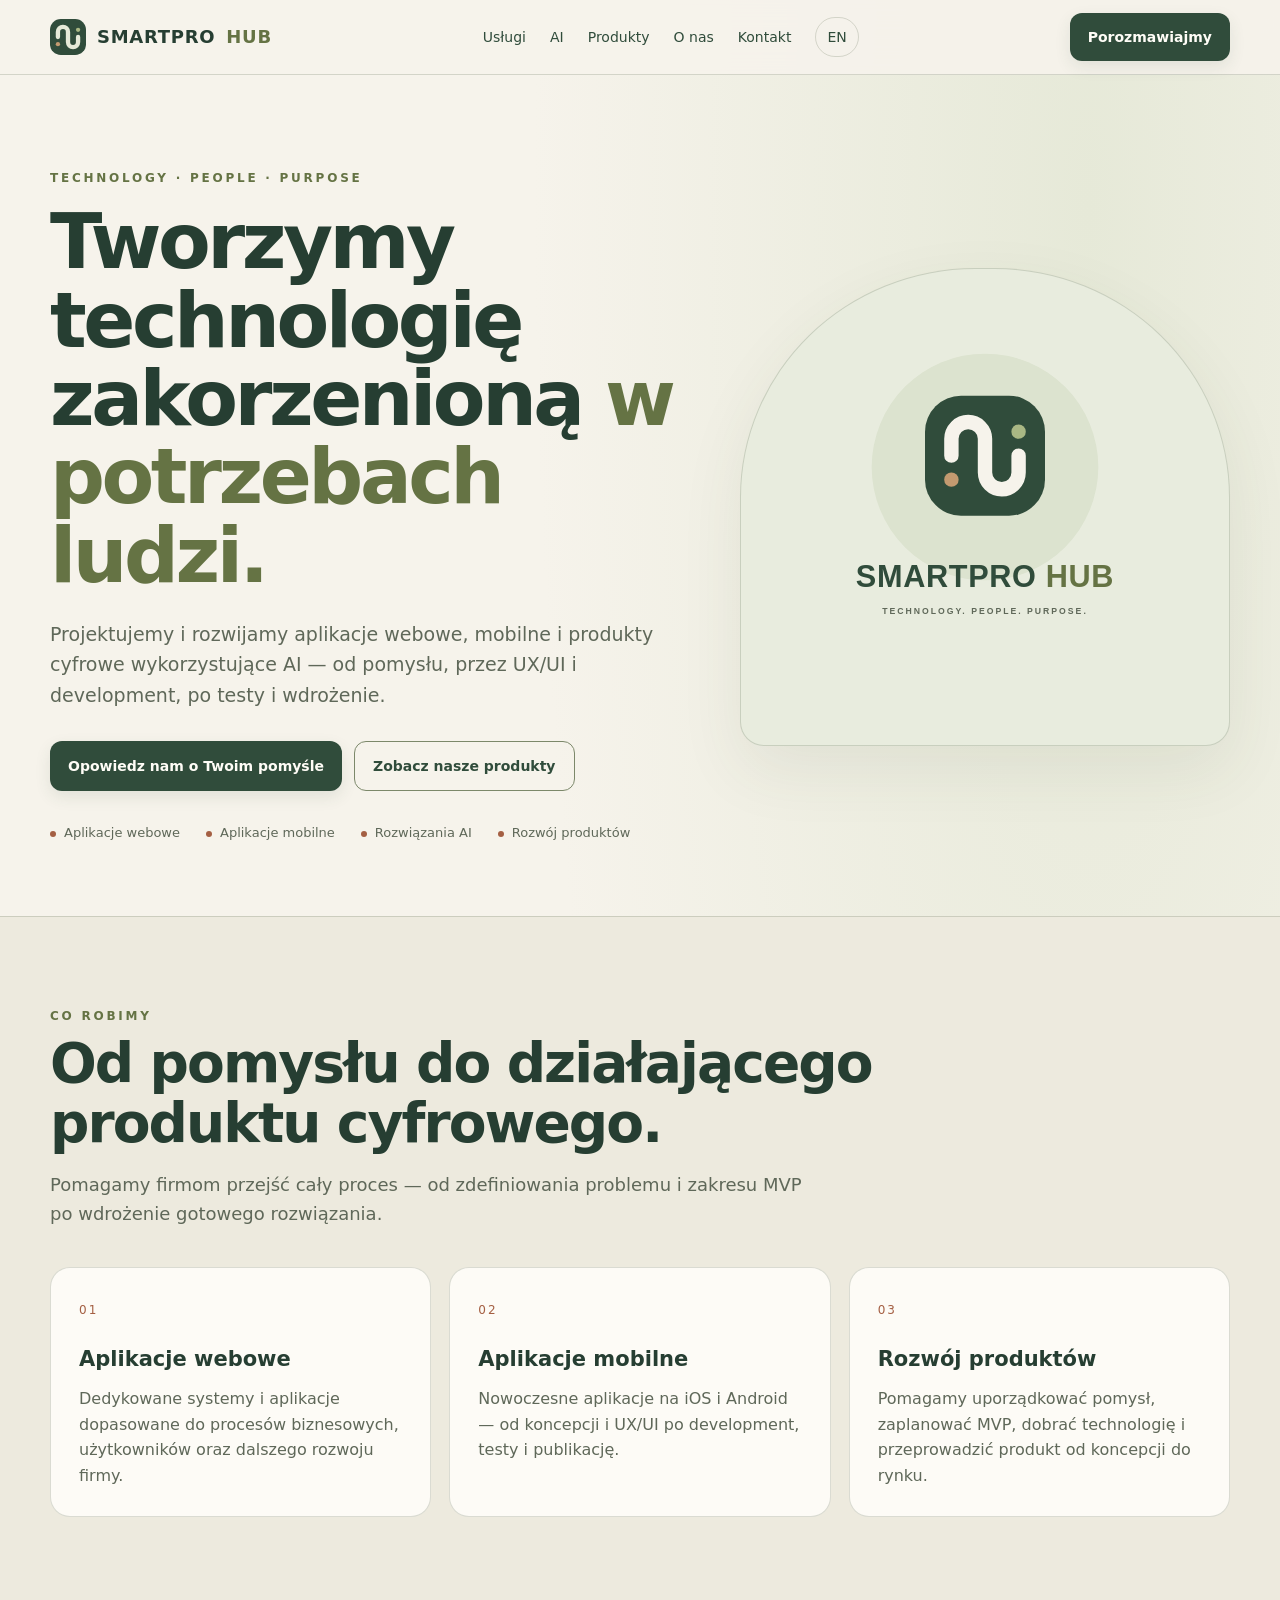
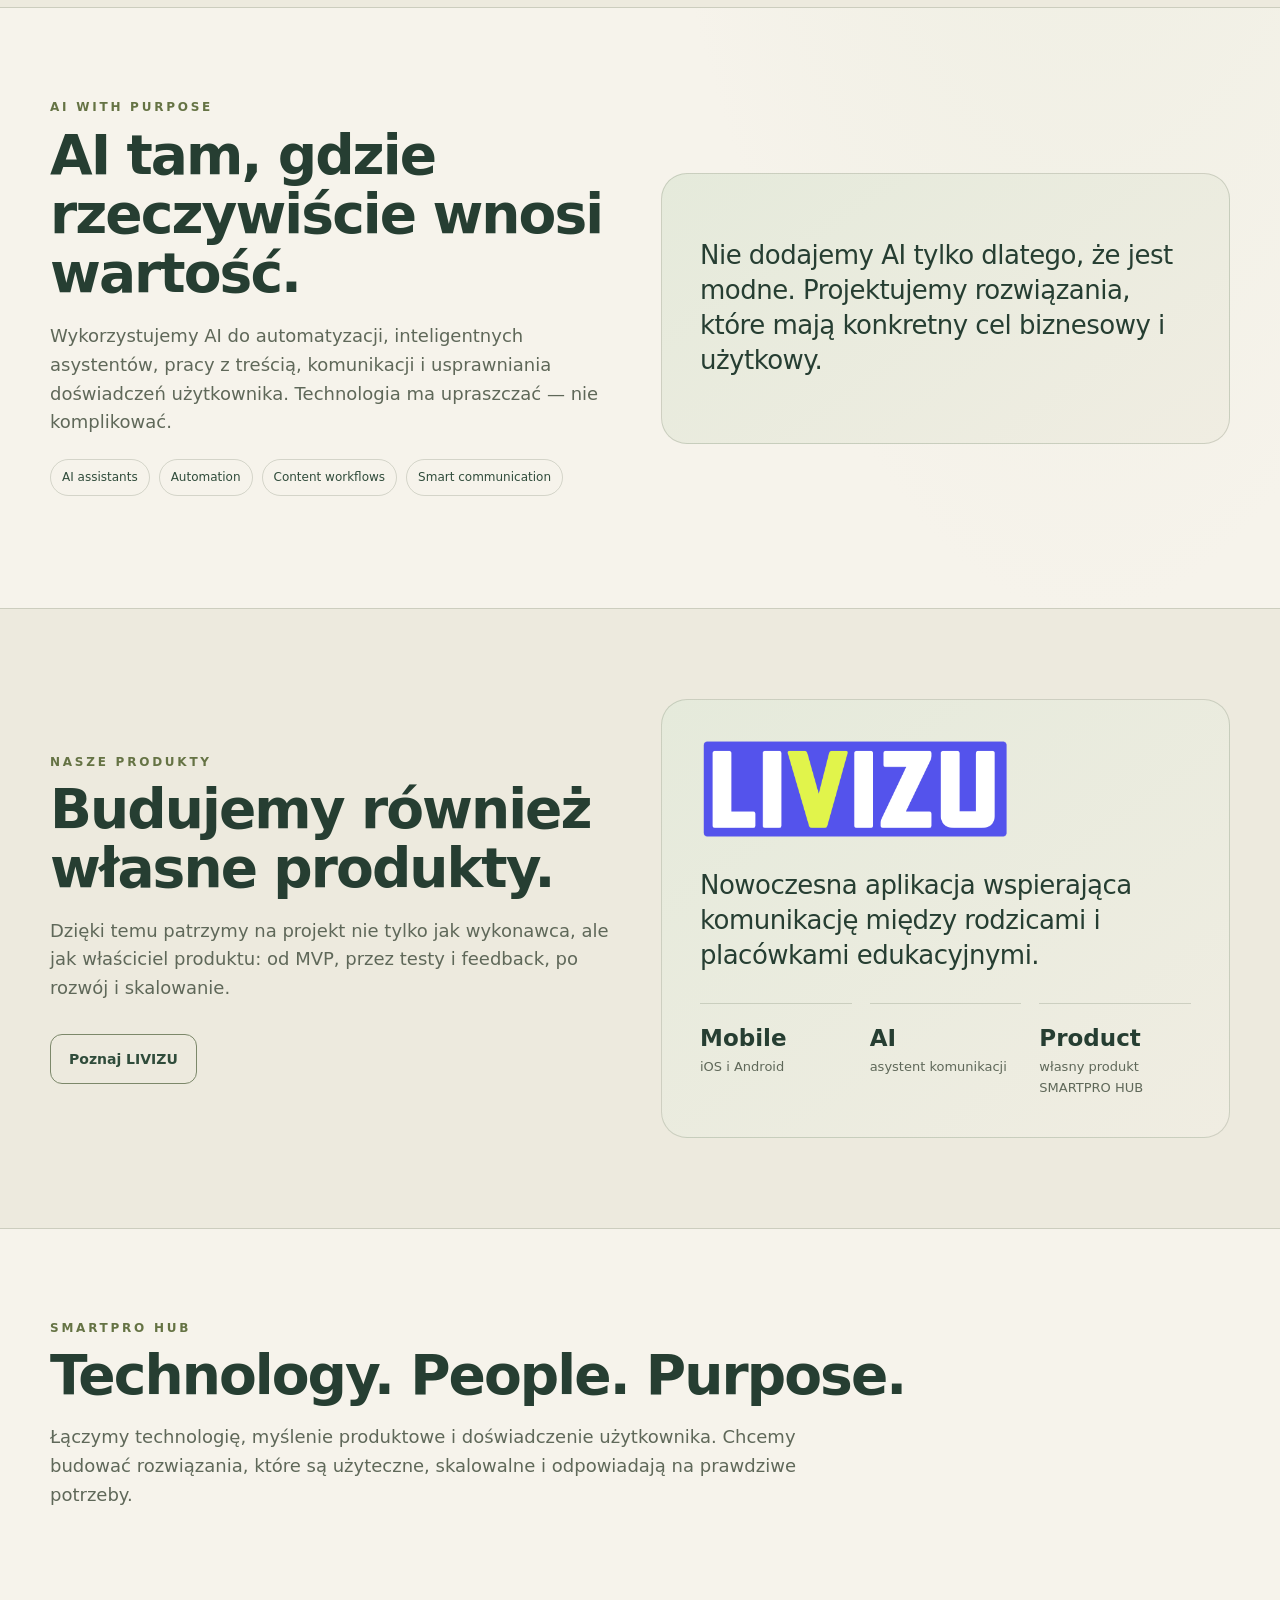
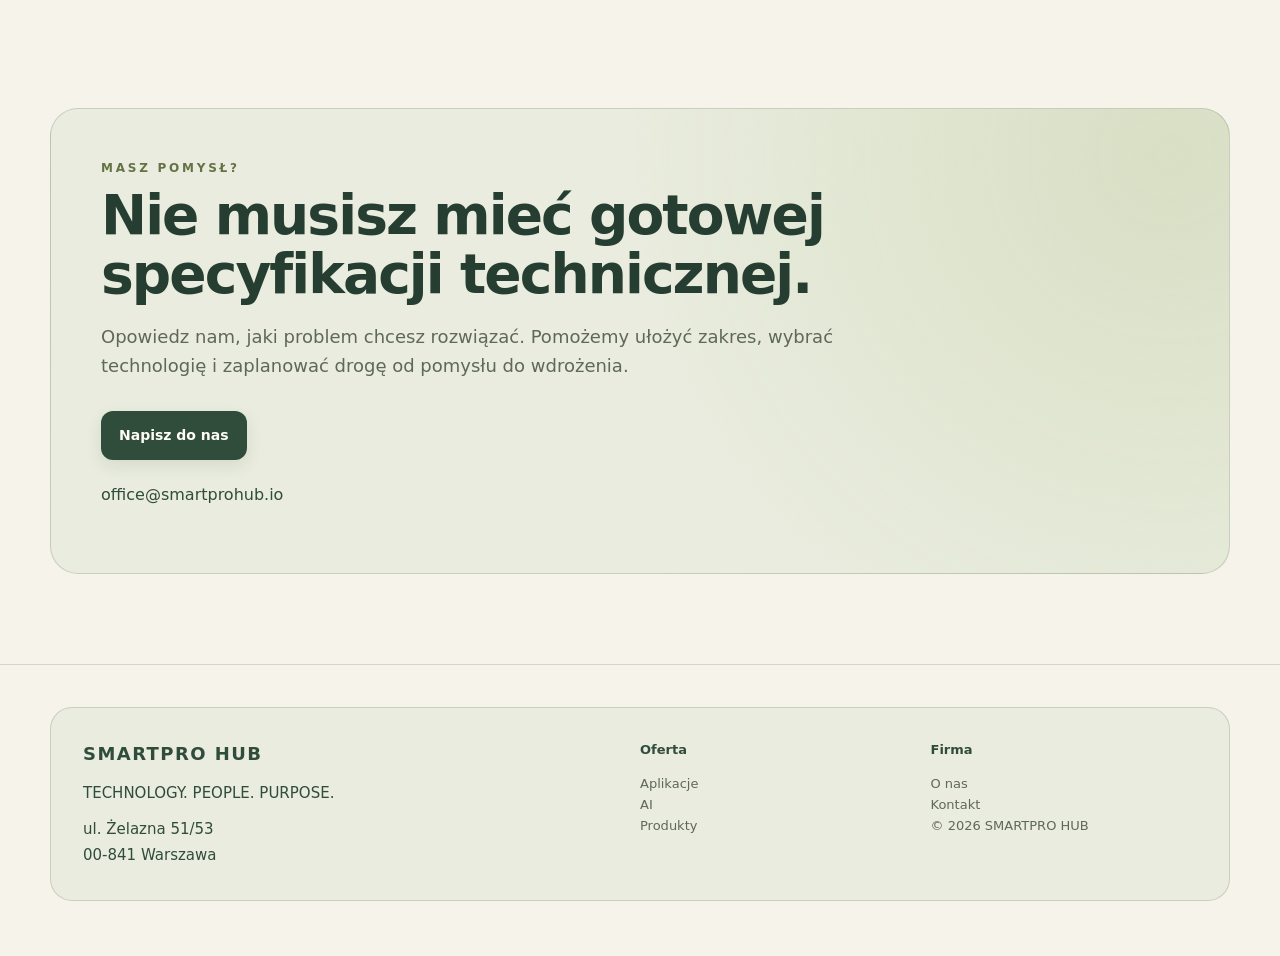
<file: index.html>
<!doctype html><html lang="pl"><head><meta charset="utf-8"><meta name="viewport" content="width=device-width,initial-scale=1"><title>SMARTPRO HUB | Aplikacje mobilne i webowe</title><meta name="description" content="SMARTPRO HUB projektuje i tworzy aplikacje webowe i mobilne oraz rozwiązania AI dla firm. Od pomysłu i UX/UI po development, testy i wdrożenie."><meta name="robots" content="index,follow,max-image-preview:large"><link rel="canonical" href="https://smartprohub.io/"><link rel="alternate" hreflang="pl" href="https://smartprohub.io/"><link rel="alternate" hreflang="en" href="https://smartprohub.io/en/"><link rel="alternate" hreflang="x-default" href="https://smartprohub.io/"><meta property="og:type" content="website"><meta property="og:title" content="SMARTPRO HUB | Aplikacje mobilne i webowe"><meta property="og:description" content="Tworzymy aplikacje webowe, mobilne i produkty cyfrowe wykorzystujące AI."><meta property="og:url" content="https://smartprohub.io/"><meta property="og:image" content="https://smartprohub.io/assets/smartprohub-logo.svg"><meta name="twitter:card" content="summary_large_image"><meta name="theme-color" content="#304c3b"><link rel="icon" href="/assets/favicon-96x96.png" type="image/png" sizes="96x96"><link rel="icon" href="/favicon.ico" sizes="48x48"><link rel="apple-touch-icon" href="/assets/apple-touch-icon.png" sizes="180x180"><link rel="stylesheet" href="/assets/style.css"><script type="application/ld+json">{"@context":"https://schema.org","@type":"Organization","name":"SMARTPRO HUB","url":"https://smartprohub.io/","logo":"https://smartprohub.io/assets/smartprohub-logo.svg","description":"Projektowanie i tworzenie aplikacji webowych, mobilnych oraz rozwiązań AI."}</script></head><body>
<header class="nav"><div class="container navin"><a class="brand" href="/"><img class="brand-icon" src="/assets/smartprohub-mark.svg" alt="" width="36" height="36">SMARTPRO <span>HUB</span></a><nav class="menu"><a href="#uslugi">Usługi</a><a href="#ai">AI</a><a href="#produkty">Produkty</a><a href="#onas">O nas</a><a href="#kontakt">Kontakt</a><a class="lang" href="/en/" hreflang="en">EN</a></nav><a class="navcta" href="#kontakt">Porozmawiajmy</a><a class="mobile lang" href="/en/">EN</a></div></header>
<main><section class="hero"><div class="container hero-grid"><div><div class="eyebrow">TECHNOLOGY · PEOPLE · PURPOSE</div><h1>Tworzymy technologię zakorzenioną <span class="gradient">w potrzebach ludzi.</span></h1><p class="lead">Projektujemy i rozwijamy aplikacje webowe, mobilne i produkty cyfrowe wykorzystujące AI — od pomysłu, przez UX/UI i development, po testy i wdrożenie.</p><div class="actions"><a class="btn" href="#kontakt">Opowiedz nam o Twoim pomyśle</a><a class="btn alt" href="#produkty">Zobacz nasze produkty</a></div><div class="trust"><span>Aplikacje webowe</span><span>Aplikacje mobilne</span><span>Rozwiązania AI</span><span>Rozwój produktów</span></div></div><div class="hero-logo"><img src="/assets/smartprohub-logo.svg" alt="SMARTPRO HUB — Technology. People. Purpose." width="600" height="600"></div></div></section>
<section id="uslugi" class="section altbg"><div class="container"><div class="eyebrow">Co robimy</div><h2>Od pomysłu do działającego produktu cyfrowego.</h2><p class="section-intro">Pomagamy firmom przejść cały proces — od zdefiniowania problemu i zakresu MVP po wdrożenie gotowego rozwiązania.</p><div class="cards"><article class="card"><span class="num">01</span><h3>Aplikacje webowe</h3><p>Dedykowane systemy i aplikacje dopasowane do procesów biznesowych, użytkowników oraz dalszego rozwoju firmy.</p></article><article class="card"><span class="num">02</span><h3>Aplikacje mobilne</h3><p>Nowoczesne aplikacje na iOS i Android — od koncepcji i UX/UI po development, testy i publikację.</p></article><article class="card"><span class="num">03</span><h3>Rozwój produktów</h3><p>Pomagamy uporządkować pomysł, zaplanować MVP, dobrać technologię i przeprowadzić produkt od koncepcji do rynku.</p></article></div></div></section>
<section id="ai" class="section"><div class="container two"><div><div class="eyebrow">AI with purpose</div><h2>AI tam, gdzie rzeczywiście wnosi wartość.</h2><p class="section-intro">Wykorzystujemy AI do automatyzacji, inteligentnych asystentów, pracy z treścią, komunikacji i usprawniania doświadczeń użytkownika. Technologia ma upraszczać — nie komplikować.</p><div class="tags"><span class="tag">AI assistants</span><span class="tag">Automation</span><span class="tag">Content workflows</span><span class="tag">Smart communication</span></div></div><div class="productbox"><p class="quote">Nie dodajemy AI tylko dlatego, że jest modne. Projektujemy rozwiązania, które mają konkretny cel biznesowy i użytkowy.</p></div></div></section>
<section id="produkty" class="section altbg"><div class="container two"><div><div class="eyebrow">Nasze produkty</div><h2>Budujemy również własne produkty.</h2><p class="section-intro">Dzięki temu patrzymy na projekt nie tylko jak wykonawca, ale jak właściciel produktu: od MVP, przez testy i feedback, po rozwój i skalowanie.</p><div class="actions"><a class="btn alt" href="https://livizu.pl/" target="_blank" rel="noopener">Poznaj LIVIZU</a></div></div><div class="productbox"><img class="productlogo" src="/assets/livizu-logo.png" alt="LIVIZU"><p class="quote">Nowoczesna aplikacja wspierająca komunikację między rodzicami i placówkami edukacyjnymi.</p><div class="stats"><div class="stat"><b>Mobile</b><span>iOS i Android</span></div><div class="stat"><b>AI</b><span>asystent komunikacji</span></div><div class="stat"><b>Product</b><span>własny produkt SMARTPRO HUB</span></div></div></div></div></section>
<section id="onas" class="section"><div class="container"><div class="eyebrow">SMARTPRO HUB</div><h2>Technology. People. Purpose.</h2><p class="section-intro">Łączymy technologię, myślenie produktowe i doświadczenie użytkownika. Chcemy budować rozwiązania, które są użyteczne, skalowalne i odpowiadają na prawdziwe potrzeby.</p></div></section>
<section id="kontakt" class="section"><div class="container cta"><div class="eyebrow">Masz pomysł?</div><h2>Nie musisz mieć gotowej specyfikacji technicznej.</h2><p class="section-intro">Opowiedz nam, jaki problem chcesz rozwiązać. Pomożemy ułożyć zakres, wybrać technologię i zaplanować drogę od pomysłu do wdrożenia.</p><div class="actions"><a class="btn" href="mailto:office@smartprohub.io?subject=Zapytanie%20o%20projekt">Napisz do nas</a></div><p class="contactline">office@smartprohub.io</p></div></section></main>
<footer class="footer"><div class="container footer-grid"><div class="footer-brand"><strong>SMARTPRO HUB</strong><p>TECHNOLOGY. PEOPLE. PURPOSE.</p><address>ul. Żelazna 51/53<br>00-841 Warszawa</address></div><div><strong>Oferta</strong><p><a href="#uslugi">Aplikacje</a><br><a href="#ai">AI</a><br><a href="#produkty">Produkty</a></p></div><div><strong>Firma</strong><p><a href="#onas">O nas</a><br><a href="#kontakt">Kontakt</a><br>© <span data-year></span> SMARTPRO HUB</p></div></div></footer><script src="/assets/app.js"></script></body></html>
</file>
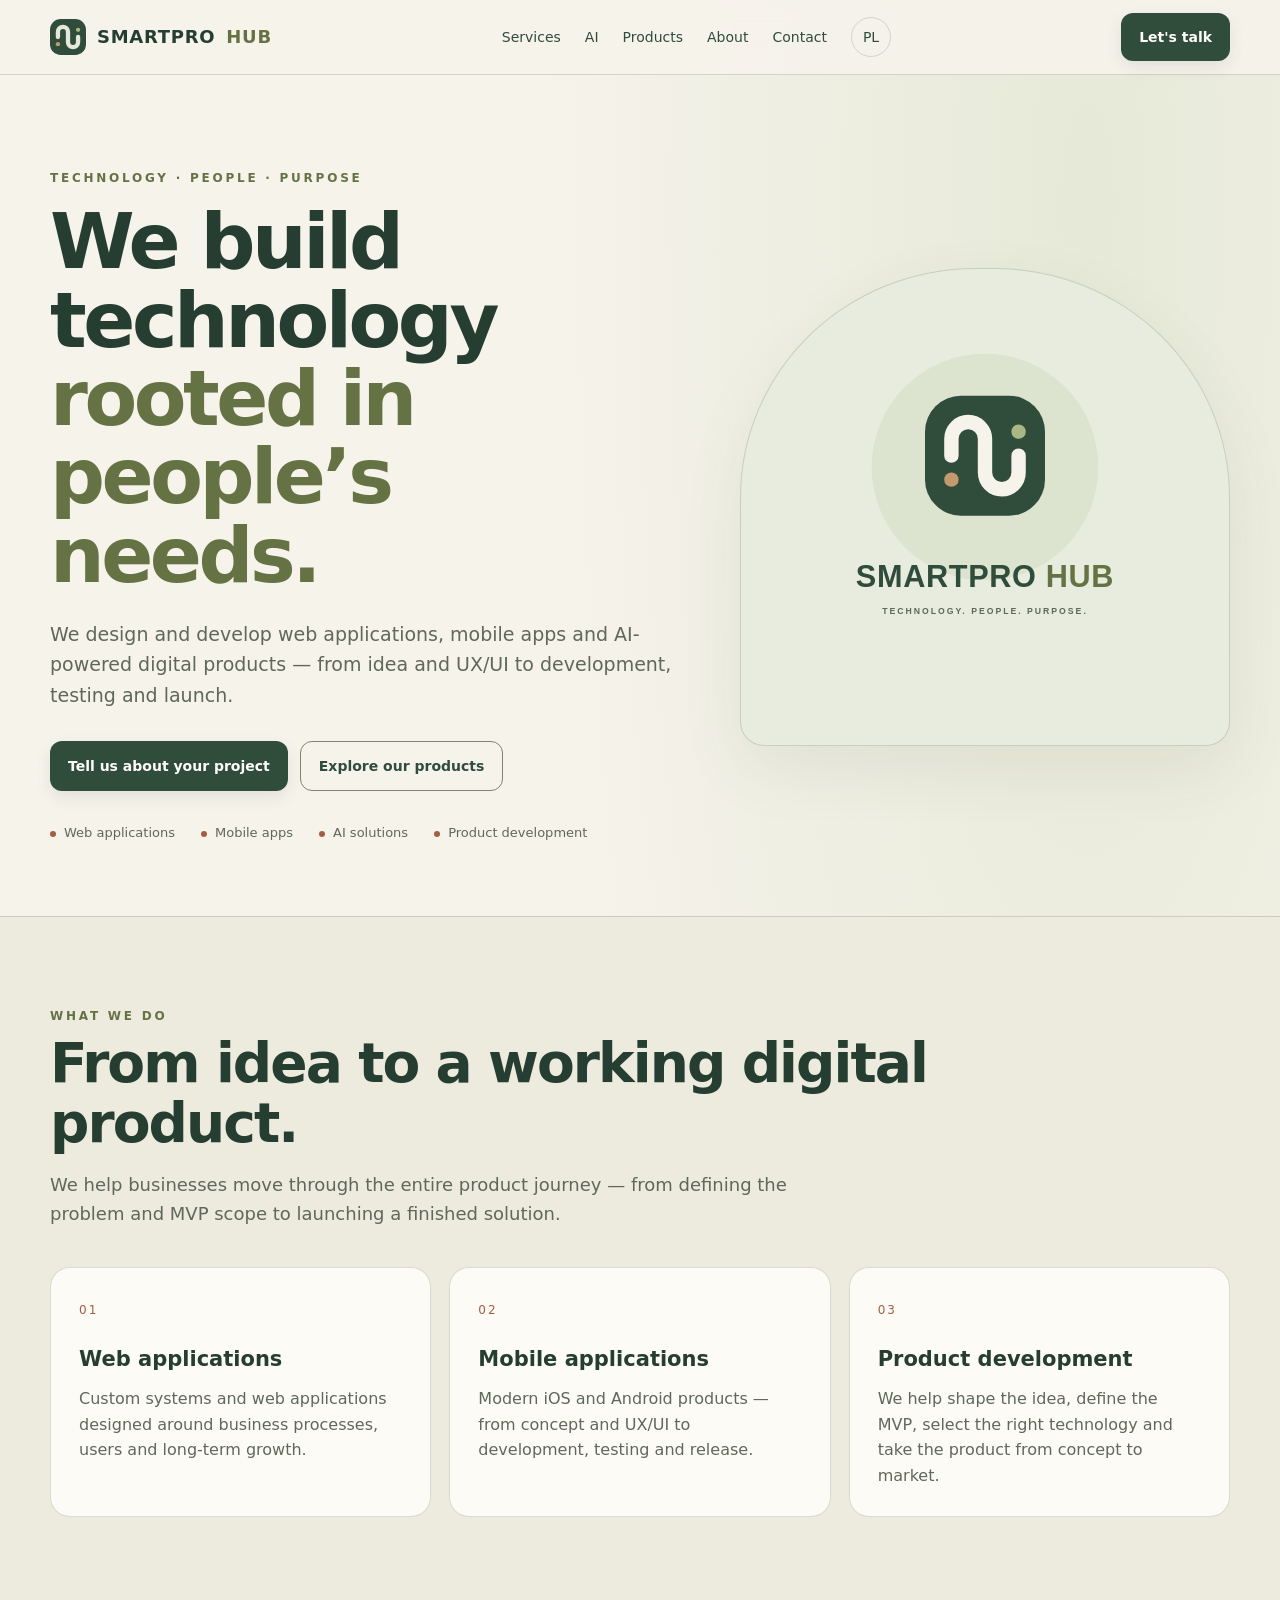
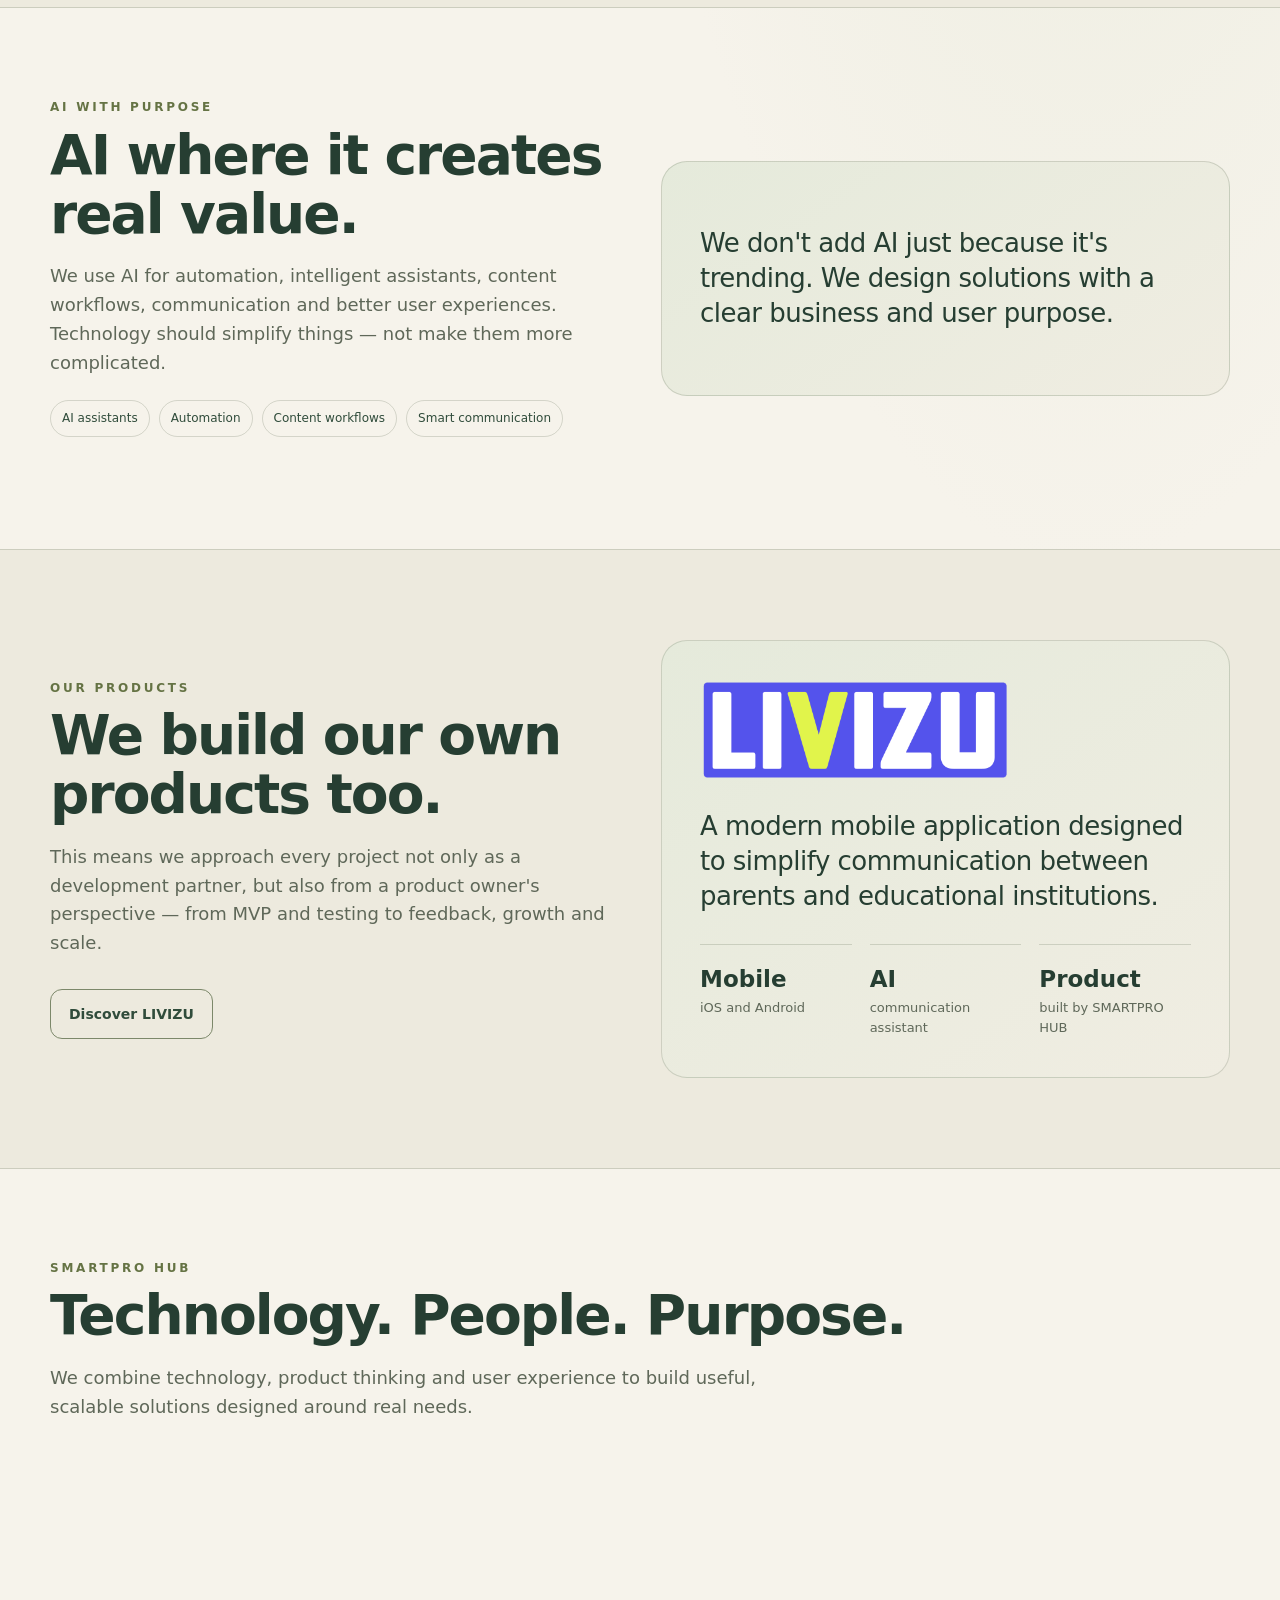
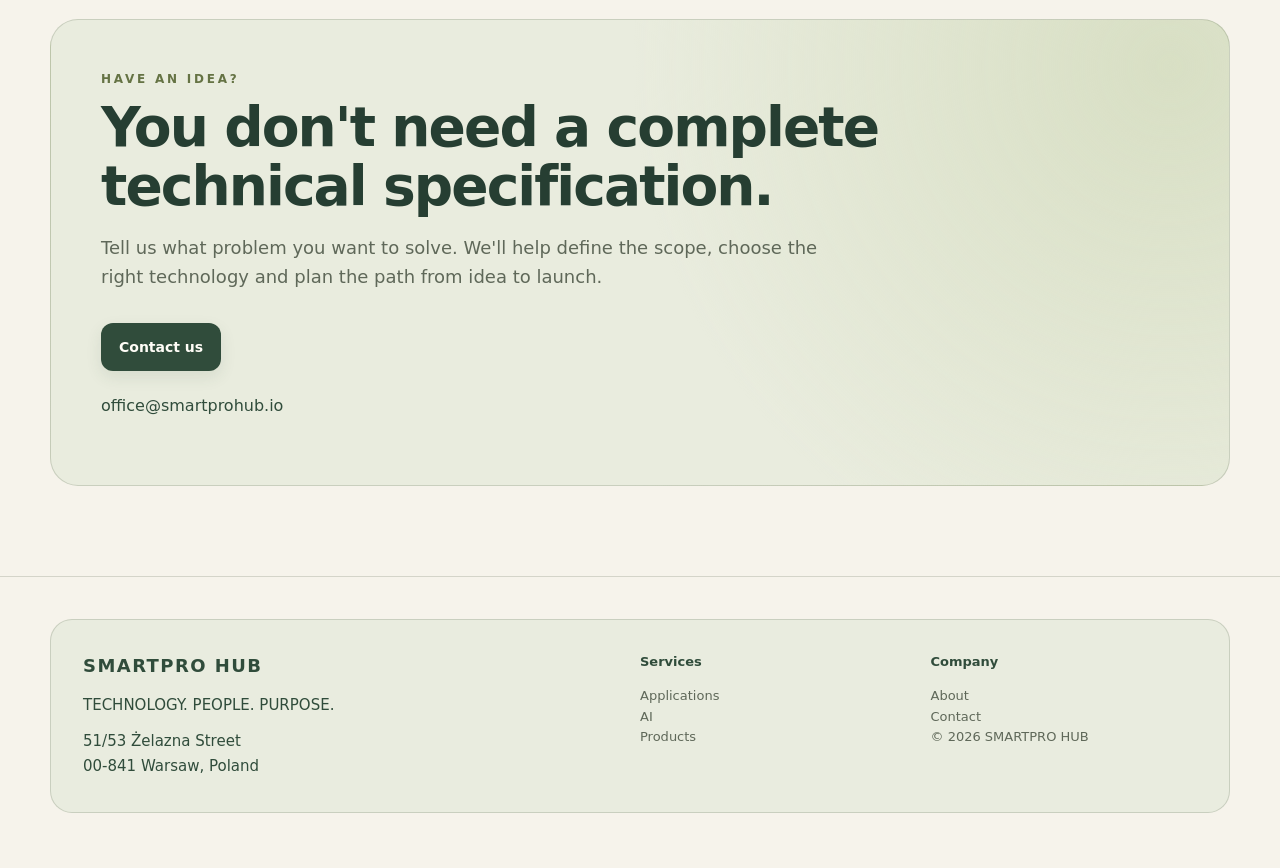
<file: en/index.html>
<!doctype html><html lang="en"><head><meta charset="utf-8"><meta name="viewport" content="width=device-width,initial-scale=1"><title>SMARTPRO HUB | Mobile and Web Applications</title><meta name="description" content="SMARTPRO HUB designs and develops web and mobile applications and AI-powered digital products. From idea and UX/UI to development, testing and launch."><meta name="robots" content="index,follow,max-image-preview:large"><link rel="canonical" href="https://smartprohub.io/en/"><link rel="alternate" hreflang="pl" href="https://smartprohub.io/"><link rel="alternate" hreflang="en" href="https://smartprohub.io/en/"><link rel="alternate" hreflang="x-default" href="https://smartprohub.io/"><meta property="og:type" content="website"><meta property="og:title" content="SMARTPRO HUB | Mobile and Web Applications"><meta property="og:description" content="We build web applications, mobile apps and AI-powered digital products."><meta property="og:url" content="https://smartprohub.io/en/"><meta property="og:image" content="https://smartprohub.io/assets/smartprohub-logo.svg"><meta name="twitter:card" content="summary_large_image"><meta name="theme-color" content="#304c3b"><link rel="icon" href="/assets/favicon-96x96.png" type="image/png" sizes="96x96"><link rel="icon" href="/favicon.ico" sizes="48x48"><link rel="apple-touch-icon" href="/assets/apple-touch-icon.png" sizes="180x180"><link rel="stylesheet" href="/assets/style.css"><script type="application/ld+json">{"@context":"https://schema.org","@type":"Organization","name":"SMARTPRO HUB","url":"https://smartprohub.io/","logo":"https://smartprohub.io/assets/smartprohub-logo.svg","description":"Web and mobile application development and AI-powered digital products."}</script></head><body>
<header class="nav"><div class="container navin"><a class="brand" href="/en/"><img class="brand-icon" src="/assets/smartprohub-mark.svg" alt="" width="36" height="36">SMARTPRO <span>HUB</span></a><nav class="menu"><a href="#services">Services</a><a href="#ai">AI</a><a href="#products">Products</a><a href="#about">About</a><a href="#contact">Contact</a><a class="lang" href="/" hreflang="pl">PL</a></nav><a class="navcta" href="#contact">Let's talk</a><a class="mobile lang" href="/">PL</a></div></header>
<main><section class="hero"><div class="container hero-grid"><div><div class="eyebrow">TECHNOLOGY · PEOPLE · PURPOSE</div><h1>We build technology <span class="gradient">rooted in people’s needs.</span></h1><p class="lead">We design and develop web applications, mobile apps and AI-powered digital products — from idea and UX/UI to development, testing and launch.</p><div class="actions"><a class="btn" href="#contact">Tell us about your project</a><a class="btn alt" href="#products">Explore our products</a></div><div class="trust"><span>Web applications</span><span>Mobile apps</span><span>AI solutions</span><span>Product development</span></div></div><div class="hero-logo"><img src="/assets/smartprohub-logo.svg" alt="SMARTPRO HUB — Technology. People. Purpose." width="600" height="600"></div></div></section>
<section id="services" class="section altbg"><div class="container"><div class="eyebrow">What we do</div><h2>From idea to a working digital product.</h2><p class="section-intro">We help businesses move through the entire product journey — from defining the problem and MVP scope to launching a finished solution.</p><div class="cards"><article class="card"><span class="num">01</span><h3>Web applications</h3><p>Custom systems and web applications designed around business processes, users and long-term growth.</p></article><article class="card"><span class="num">02</span><h3>Mobile applications</h3><p>Modern iOS and Android products — from concept and UX/UI to development, testing and release.</p></article><article class="card"><span class="num">03</span><h3>Product development</h3><p>We help shape the idea, define the MVP, select the right technology and take the product from concept to market.</p></article></div></div></section>
<section id="ai" class="section"><div class="container two"><div><div class="eyebrow">AI with purpose</div><h2>AI where it creates real value.</h2><p class="section-intro">We use AI for automation, intelligent assistants, content workflows, communication and better user experiences. Technology should simplify things — not make them more complicated.</p><div class="tags"><span class="tag">AI assistants</span><span class="tag">Automation</span><span class="tag">Content workflows</span><span class="tag">Smart communication</span></div></div><div class="productbox"><p class="quote">We don't add AI just because it's trending. We design solutions with a clear business and user purpose.</p></div></div></section>
<section id="products" class="section altbg"><div class="container two"><div><div class="eyebrow">Our products</div><h2>We build our own products too.</h2><p class="section-intro">This means we approach every project not only as a development partner, but also from a product owner's perspective — from MVP and testing to feedback, growth and scale.</p><div class="actions"><a class="btn alt" href="https://livizu.pl/" target="_blank" rel="noopener">Discover LIVIZU</a></div></div><div class="productbox"><img class="productlogo" src="/assets/livizu-logo.png" alt="LIVIZU"><p class="quote">A modern mobile application designed to simplify communication between parents and educational institutions.</p><div class="stats"><div class="stat"><b>Mobile</b><span>iOS and Android</span></div><div class="stat"><b>AI</b><span>communication assistant</span></div><div class="stat"><b>Product</b><span>built by SMARTPRO HUB</span></div></div></div></div></section>
<section id="about" class="section"><div class="container"><div class="eyebrow">SMARTPRO HUB</div><h2>Technology. People. Purpose.</h2><p class="section-intro">We combine technology, product thinking and user experience to build useful, scalable solutions designed around real needs.</p></div></section>
<section id="contact" class="section"><div class="container cta"><div class="eyebrow">Have an idea?</div><h2>You don't need a complete technical specification.</h2><p class="section-intro">Tell us what problem you want to solve. We'll help define the scope, choose the right technology and plan the path from idea to launch.</p><div class="actions"><a class="btn" href="mailto:office@smartprohub.io?subject=Project%20inquiry">Contact us</a></div><p class="contactline">office@smartprohub.io</p></div></section></main>
<footer class="footer"><div class="container footer-grid"><div class="footer-brand"><strong>SMARTPRO HUB</strong><p>TECHNOLOGY. PEOPLE. PURPOSE.</p><address>51/53 Żelazna Street<br>00-841 Warsaw, Poland</address></div><div><strong>Services</strong><p><a href="#services">Applications</a><br><a href="#ai">AI</a><br><a href="#products">Products</a></p></div><div><strong>Company</strong><p><a href="#about">About</a><br><a href="#contact">Contact</a><br>© <span data-year></span> SMARTPRO HUB</p></div></div></footer><script src="/assets/app.js"></script></body></html>
</file>
<file: assets/style.css>
:root{--bg:#f6f3eb;--bg2:#edeade;--text:#263e32;--muted:#5f6859;--line:rgba(58,76,46,.18);--olive:#657344;--forest:#304c3b;--clay:#a45f43;--card:#fdfbf6;--max:1180px}
*{box-sizing:border-box}html{scroll-behavior:smooth}body{margin:0;font-family:Inter,ui-sans-serif,system-ui,-apple-system,BlinkMacSystemFont,"Segoe UI",sans-serif;background:radial-gradient(ellipse at 85% 5%,#e6e9d8 0,transparent 36%),var(--bg);color:var(--text);line-height:1.6}a{color:inherit;text-decoration:none}img{max-width:100%;display:block}.container{width:min(calc(100% - 40px),var(--max));margin:auto}.nav{position:sticky;top:0;z-index:50;background:rgba(246,243,235,.94);backdrop-filter:blur(15px);border-bottom:1px solid var(--line)}.navin{height:74px;display:flex;align-items:center;justify-content:space-between;gap:24px}.brand{display:flex;align-items:center;gap:11px;font-weight:800;letter-spacing:.04em;font-size:18px;white-space:nowrap}.brand-icon{width:36px;height:36px;flex-shrink:0}.brand span{color:var(--olive)}.menu{display:flex;gap:24px;align-items:center;font-size:14px;color:var(--forest)}.menu a:hover{color:var(--clay)}.lang{border:1px solid var(--line);padding:8px 11px;border-radius:999px}.navcta,.btn{display:inline-flex;align-items:center;justify-content:center;padding:13px 18px;border-radius:12px;font-weight:800;font-size:14px;background:var(--forest);color:#fffdf7;box-shadow:0 6px 16px rgba(48,76,59,.10)}.btn.alt{background:transparent;color:var(--forest);border:1px solid #7c886a;box-shadow:none}.btn:hover,.navcta:hover{background:#445d3c;color:#fffdf7}.btn.alt:hover{background:#e6e9da;color:var(--forest)}.hero{padding:94px 0 72px;min-height:78vh;display:flex;align-items:center}.hero-grid{display:grid;grid-template-columns:1.12fr .88fr;gap:66px;align-items:center}.eyebrow{text-transform:uppercase;letter-spacing:.23em;font-size:12px;color:var(--olive);font-weight:800}.hero h1{font-size:clamp(48px,6vw,78px);line-height:1.02;letter-spacing:-.045em;margin:15px 0 24px;max-width:850px}.gradient{color:var(--olive)}.lead{font-size:19px;color:var(--muted);max-width:720px}.actions{display:flex;gap:12px;margin-top:31px;flex-wrap:wrap}.hero-logo{border:1px solid var(--line);background:#e8ecde;border-radius:28px;padding:24px;box-shadow:0 24px 65px rgba(63,77,46,.08)}.hero-logo img{border-radius:19px}.trust{display:flex;gap:26px;flex-wrap:wrap;margin-top:32px;color:var(--muted);font-size:13px}.section{padding:90px 0}.section.altbg{background:var(--bg2);border-top:1px solid var(--line);border-bottom:1px solid var(--line)}.section h2{font-size:clamp(34px,4.3vw,56px);line-height:1.08;letter-spacing:-.035em;margin:8px 0 17px;max-width:900px}.section-intro{color:var(--muted);max-width:760px;font-size:18px}.cards{display:grid;grid-template-columns:repeat(3,1fr);gap:18px;margin-top:38px}.card{background:var(--card);border:1px solid var(--line);border-radius:20px;padding:28px;min-height:230px;transition:.25s}.card:hover{transform:translateY(-4px);border-color:#87946d}.num{font-size:12px;letter-spacing:.17em;color:var(--clay)}.card h3{font-size:21px;margin:22px 0 9px}.card p{color:var(--muted);margin:0}.two{display:grid;grid-template-columns:1fr 1fr;gap:42px;align-items:center}.productbox{background:linear-gradient(145deg,#e5eadb,#f0ede2);border:1px solid var(--line);border-radius:26px;padding:38px}.productlogo{width:310px;max-width:80%;margin-bottom:28px}.tags{display:flex;flex-wrap:wrap;gap:9px;margin:22px 0}.tag{padding:8px 11px;border-radius:999px;border:1px solid var(--line);font-size:12px;color:var(--forest)}.quote{font-size:26px;line-height:1.35;letter-spacing:-.02em}.stats{display:grid;grid-template-columns:repeat(3,1fr);gap:18px;margin-top:30px}.stat{border-top:1px solid var(--line);padding-top:16px}.stat b{font-size:23px}.stat span{display:block;color:var(--muted);font-size:13px}.cta{padding:50px;border:1px solid var(--line);border-radius:28px;background:radial-gradient(circle at 95% 10%,#d8dfc4,transparent 45%),#e9ecde}.contactline{margin-top:22px;color:var(--forest)}.contactline a{border-bottom:1px solid var(--line)}.footer{padding:42px 0 55px;color:var(--muted);font-size:13px;border-top:1px solid var(--line)}.footer-grid{display:grid;grid-template-columns:2fr 1fr 1fr;gap:24px}.footer strong{color:var(--forest)}.mobile{display:none}@media(max-width:900px){.menu{display:none}.mobile{display:inline}.hero{padding-top:65px}.hero-grid,.two{grid-template-columns:1fr}.hero-logo{max-width:650px}.cards{grid-template-columns:1fr}.stats{grid-template-columns:1fr}.footer-grid{grid-template-columns:1fr}.section{padding:68px 0}.cta{padding:32px}.brand{font-size:16px}}@media(max-width:540px){.container{width:min(calc(100% - 28px),var(--max))}.hero h1{font-size:44px}.navcta{display:none}.hero-logo{padding:10px}.section h2{font-size:36px}}
.hero-logo img{width:100%;max-width:460px;height:auto;aspect-ratio:2/1;object-fit:contain;margin-inline:auto}
.footer-grid{padding:32px;border:1px solid var(--line);border-radius:22px;background:#e9ecdf;box-shadow:none}.footer-brand{font-size:15px;color:var(--forest)}.footer-brand strong{font-size:18px;letter-spacing:.08em}.footer-brand address{font-style:normal;font-size:15px;line-height:1.7;color:var(--forest)}.footer-brand p{margin:12px 0}
@media(max-width:900px){.hero-logo{order:-1;margin-inline:0}.hero-logo img{margin-inline:0}}

/* Warm, human-scale details and accessible navigation. */
::selection{background:#d7dfc3;color:#263e32}a:focus-visible{outline:3px solid var(--clay);outline-offset:5px}section[id]{scroll-margin-top:96px}.trust span{display:flex;align-items:center;gap:8px}.trust span::before{content:"";width:6px;height:6px;border-radius:50%;background:#a45f43}.hero-logo{padding:38px 20px;border-radius:48% 48% 24px 24px}.hero-logo img{aspect-ratio:1/1;max-width:400px}.hero h1{font-weight:650}.card h3{font-weight:650}@media(prefers-reduced-motion:reduce){html{scroll-behavior:auto}.card{transition:none}.card:hover{transform:none}}
@media(max-width:900px){.hero-logo{width:min(100%,360px);padding:10px 18px;margin-inline:auto}.hero-logo img{max-width:300px}.hero-grid{gap:36px}.hero{padding-top:36px}}
</file>
